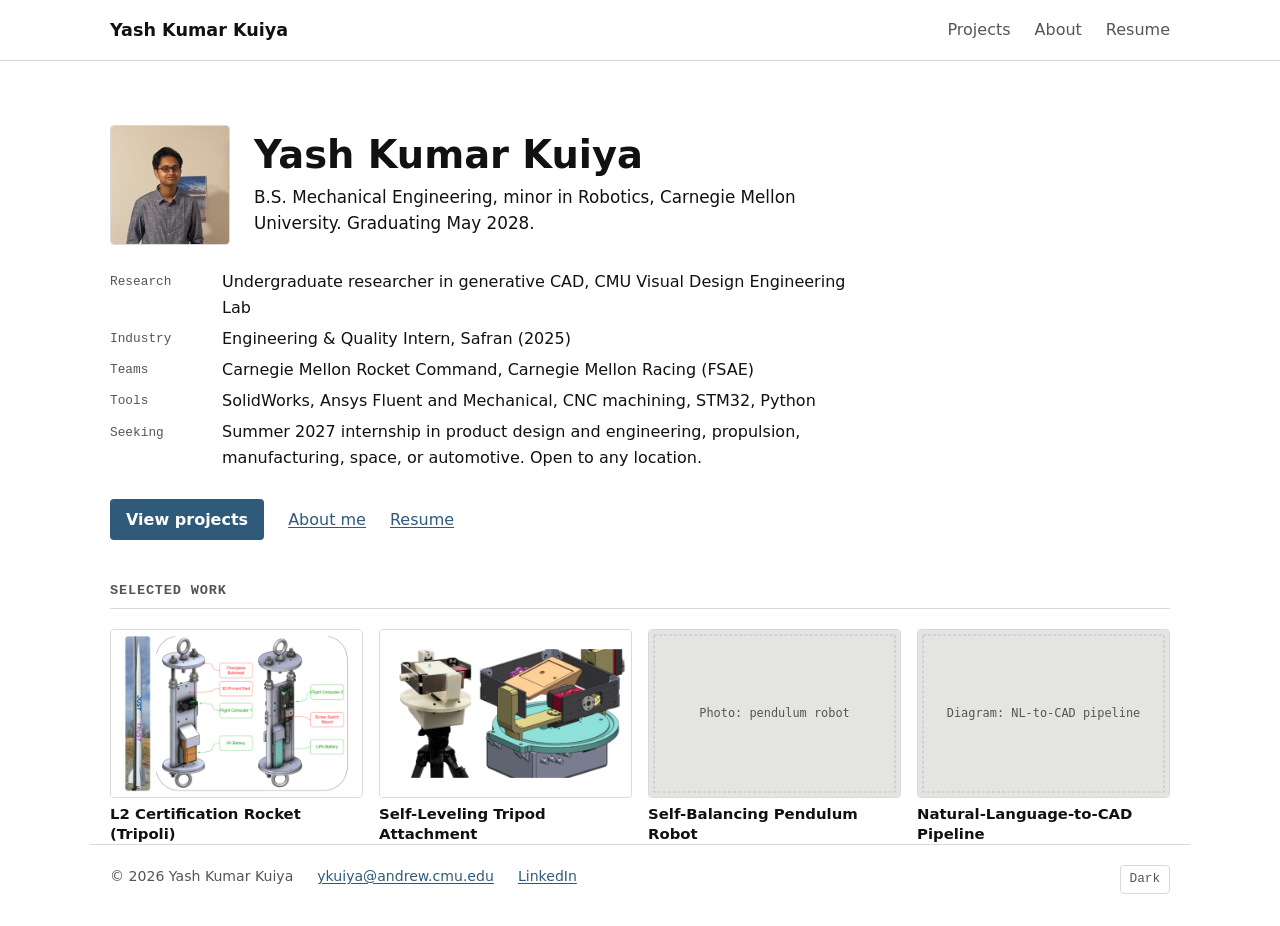
<file: index.html>
<!DOCTYPE html>
<html lang="en">
<head>
  <meta charset="utf-8">
  <meta name="viewport" content="width=device-width, initial-scale=1">
  <title>Yash Kumar Kuiya | Mechanical Engineering</title>
  <meta name="description" content="Yash Kumar Kuiya: mechanical engineering student at Carnegie Mellon. Embedded hardware, aero structures, manufacturing, and AI-driven CAD.">
  <script>
    // Old links like /#pendulum-robot now live on the Projects page.
    function toProjects() { if (location.hash.length > 1) location.replace("projects.html" + location.hash); }
    toProjects();
    window.addEventListener("hashchange", toProjects);
    try{var t=localStorage.getItem("theme");if(t)document.documentElement.dataset.theme=t;}catch(e){}
  </script>
  <link rel="stylesheet" href="style.css">
</head>
<body data-page="home">
  <a class="skip-link" href="#main">Skip to content</a>
  <header class="site-header">
    <nav class="nav" aria-label="Main">
      <a class="nav-name" href="index.html" aria-current="page">Yash Kumar Kuiya</a>
      <ul class="nav-tabs">
        <li><a href="projects.html">Projects</a></li>
        <li><a href="about.html">About</a></li>
        <li><a href="resume.html">Resume</a></li>
      </ul>
    </nav>
  </header>

  <main id="main" class="container home">
    <div class="home-head">
      <img class="home-photo" id="home-photo" alt="" width="600" height="600">
      <div>
        <h1 class="home-name" id="home-name">Yash Kumar Kuiya</h1>
        <p class="home-headline" id="home-headline"></p>
      </div>
    </div>

    <dl class="home-facts" id="home-facts"></dl>

    <ul class="home-links">
      <li><a class="button" href="projects.html">View projects</a></li>
      <li><a href="about.html">About me</a></li>
      <li><a href="resume.html">Resume</a></li>
    </ul>

    <section aria-labelledby="selected-h">
      <h2 id="selected-h" class="section-label">Selected work</h2>
      <ul class="strip" id="strip"></ul>
    </section>

    <div id="load-error" class="notice" hidden></div>
  </main>

  <footer class="site-footer container" id="footer"></footer>
  <script src="main.js"></script>
</body>
</html>
</file>
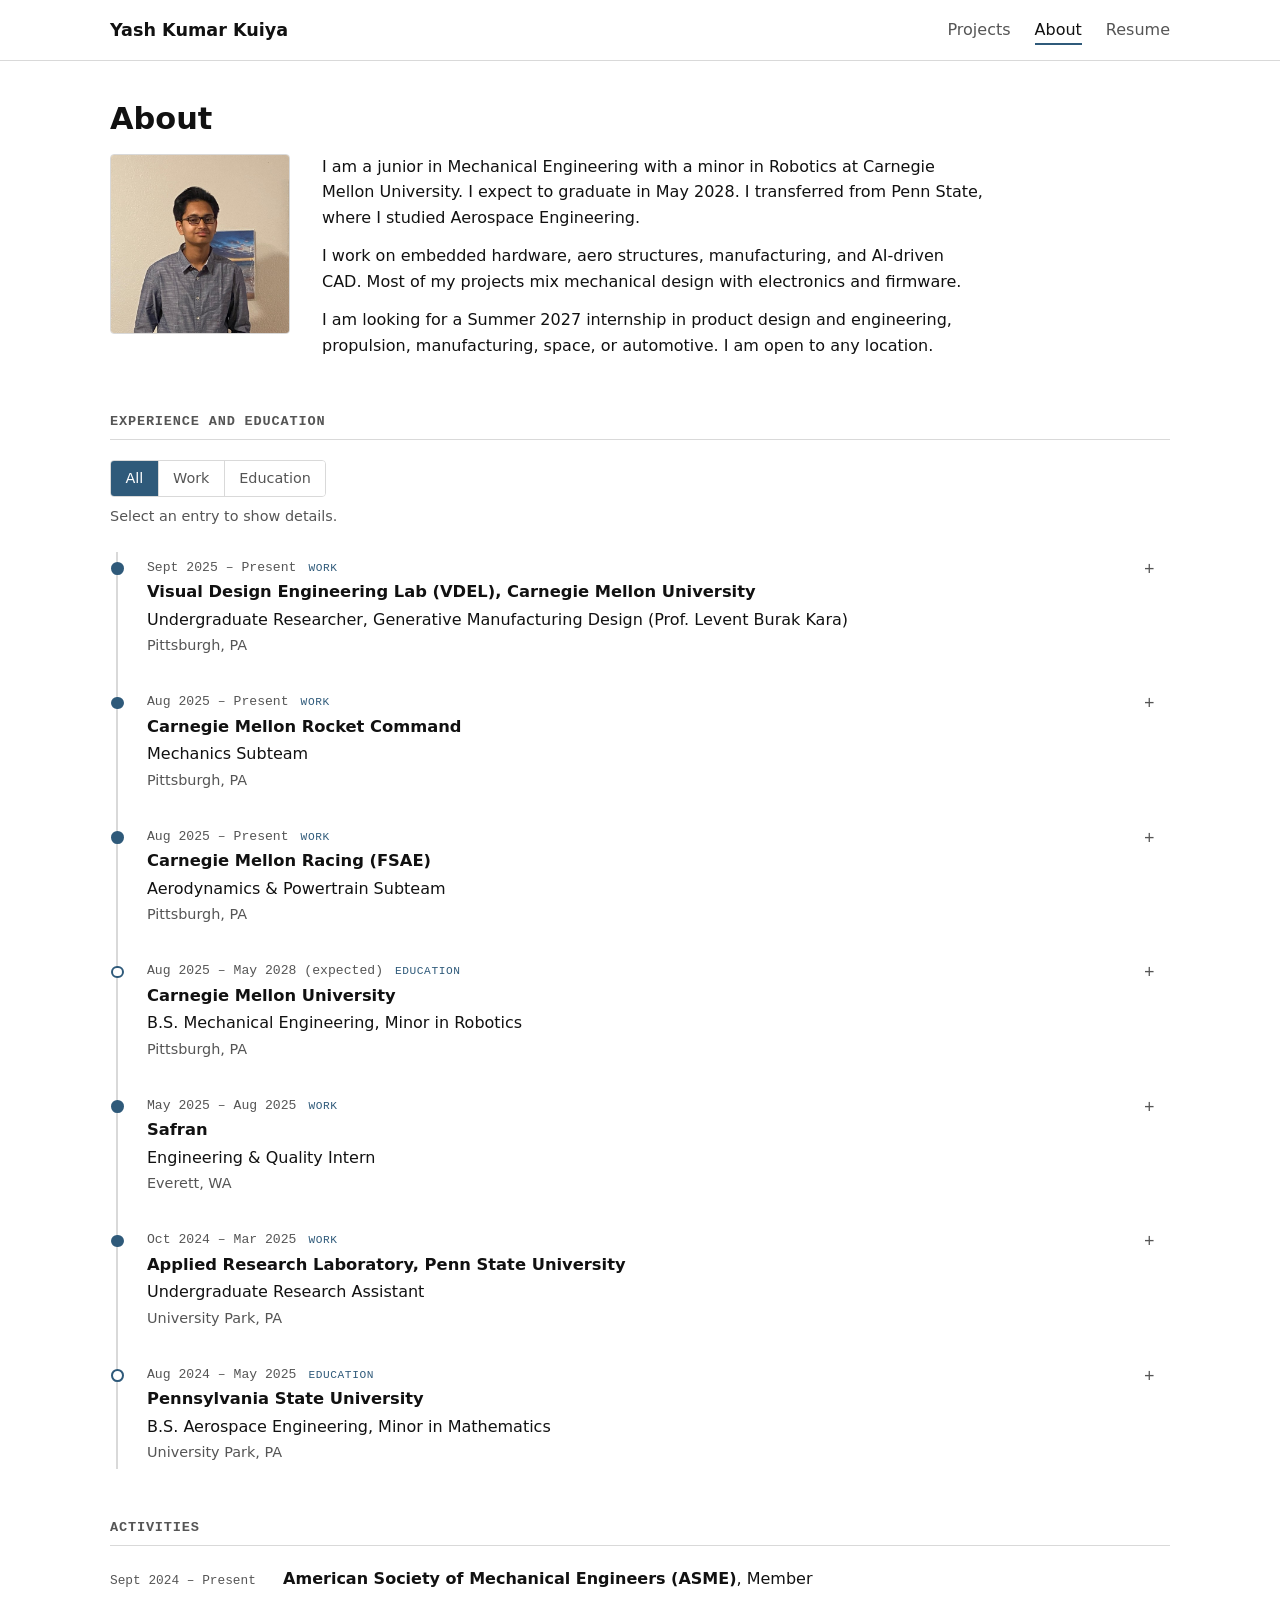
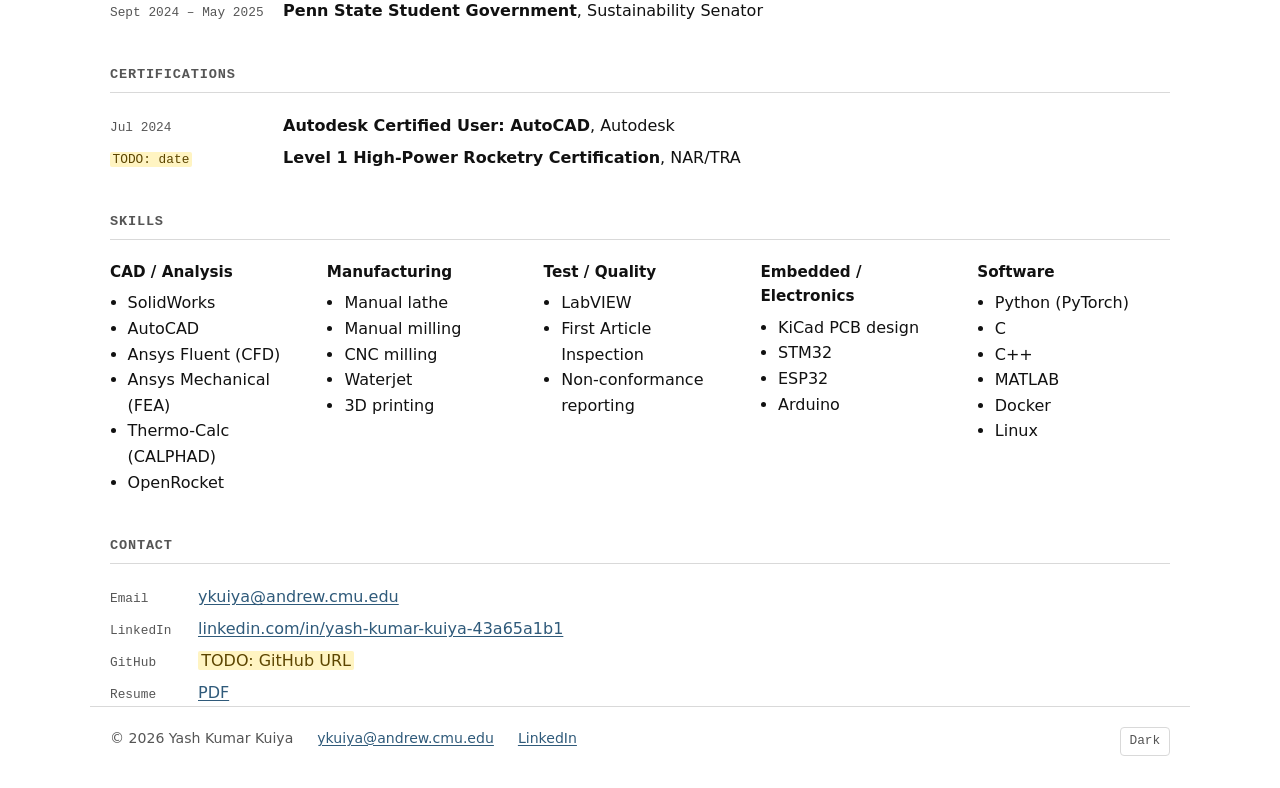
<file: about.html>
<!DOCTYPE html>
<html lang="en">
<head>
  <meta charset="utf-8">
  <meta name="viewport" content="width=device-width, initial-scale=1">
  <title>About | Yash Kumar Kuiya</title>
  <meta name="description" content="About Yash Kumar Kuiya: experience, education, and skills.">
  <script>try{var t=localStorage.getItem("theme");if(t)document.documentElement.dataset.theme=t;}catch(e){}</script>
  <link rel="stylesheet" href="style.css">
</head>
<body data-page="about">
  <a class="skip-link" href="#main">Skip to content</a>
  <header class="site-header">
    <nav class="nav" aria-label="Main">
      <a class="nav-name" href="index.html">Yash Kumar Kuiya</a>
      <ul class="nav-tabs">
        <li><a href="projects.html">Projects</a></li>
        <li><a href="about.html" aria-current="page">About</a></li>
        <li><a href="resume.html">Resume</a></li>
      </ul>
    </nav>
  </header>

  <main id="main" class="container">
    <h1 class="page-title">About</h1>

    <section class="bio" aria-label="Bio">
      <img id="bio-photo" class="bio-photo" alt="">
      <div id="bio-text"></div>
    </section>

    <section aria-labelledby="timeline-h">
      <h2 id="timeline-h" class="section-label">Experience and education</h2>
      <div class="filters" role="group" aria-label="Filter timeline">
        <button type="button" data-filter="all" aria-pressed="true">All</button>
        <button type="button" data-filter="work" aria-pressed="false">Work</button>
        <button type="button" data-filter="education" aria-pressed="false">Education</button>
      </div>
      <p class="hint">Select an entry to show details.</p>
      <ol class="timeline" id="timeline"></ol>
    </section>

    <section aria-labelledby="activities-h">
      <h2 id="activities-h" class="section-label">Activities</h2>
      <ul class="activities" id="activities"></ul>
    </section>

    <section aria-labelledby="certifications-h">
      <h2 id="certifications-h" class="section-label">Certifications</h2>
      <ul class="activities" id="certifications"></ul>
    </section>

    <section aria-labelledby="skills-h">
      <h2 id="skills-h" class="section-label">Skills</h2>
      <div class="skills" id="skills"></div>
    </section>

    <section aria-labelledby="contact-h">
      <h2 id="contact-h" class="section-label">Contact</h2>
      <ul class="contact" id="contact"></ul>
    </section>

    <div id="load-error" class="notice" hidden></div>
  </main>

  <footer class="site-footer container" id="footer"></footer>
  <script src="main.js"></script>
</body>
</html>
</file>
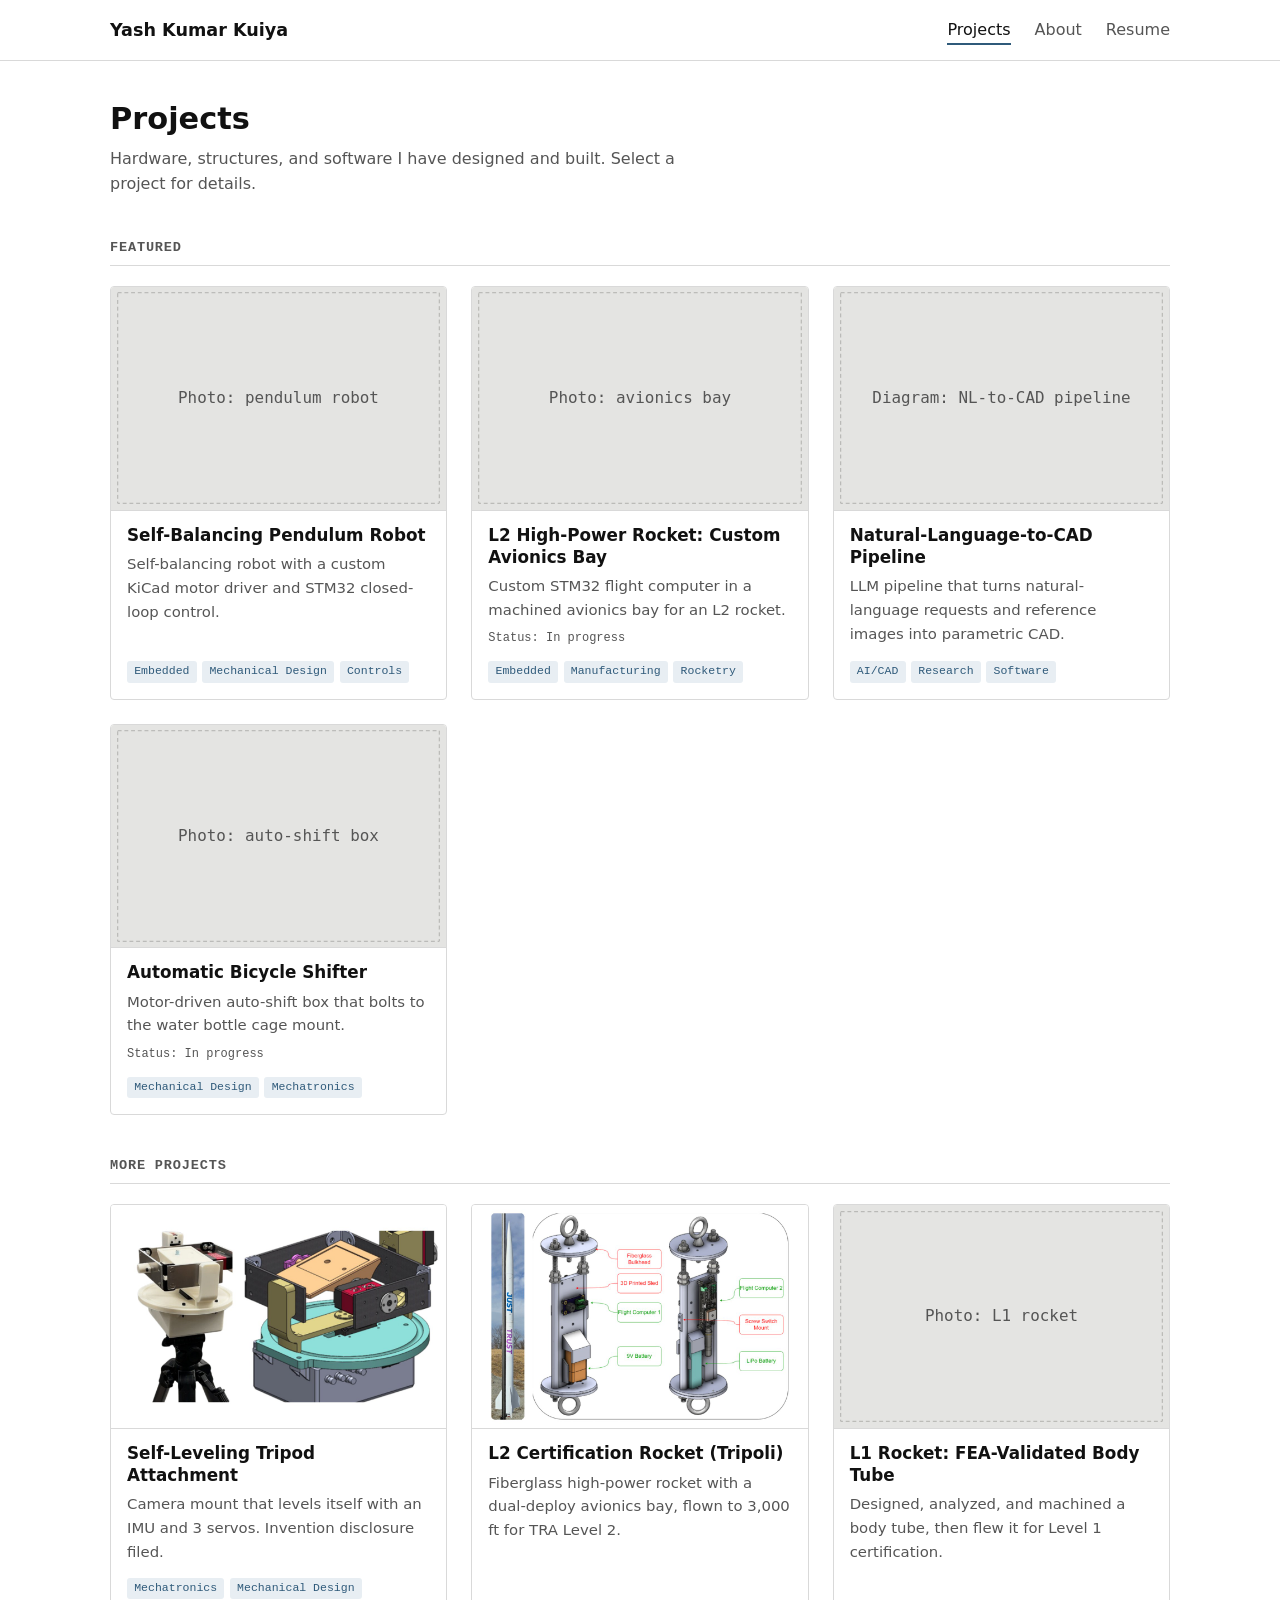
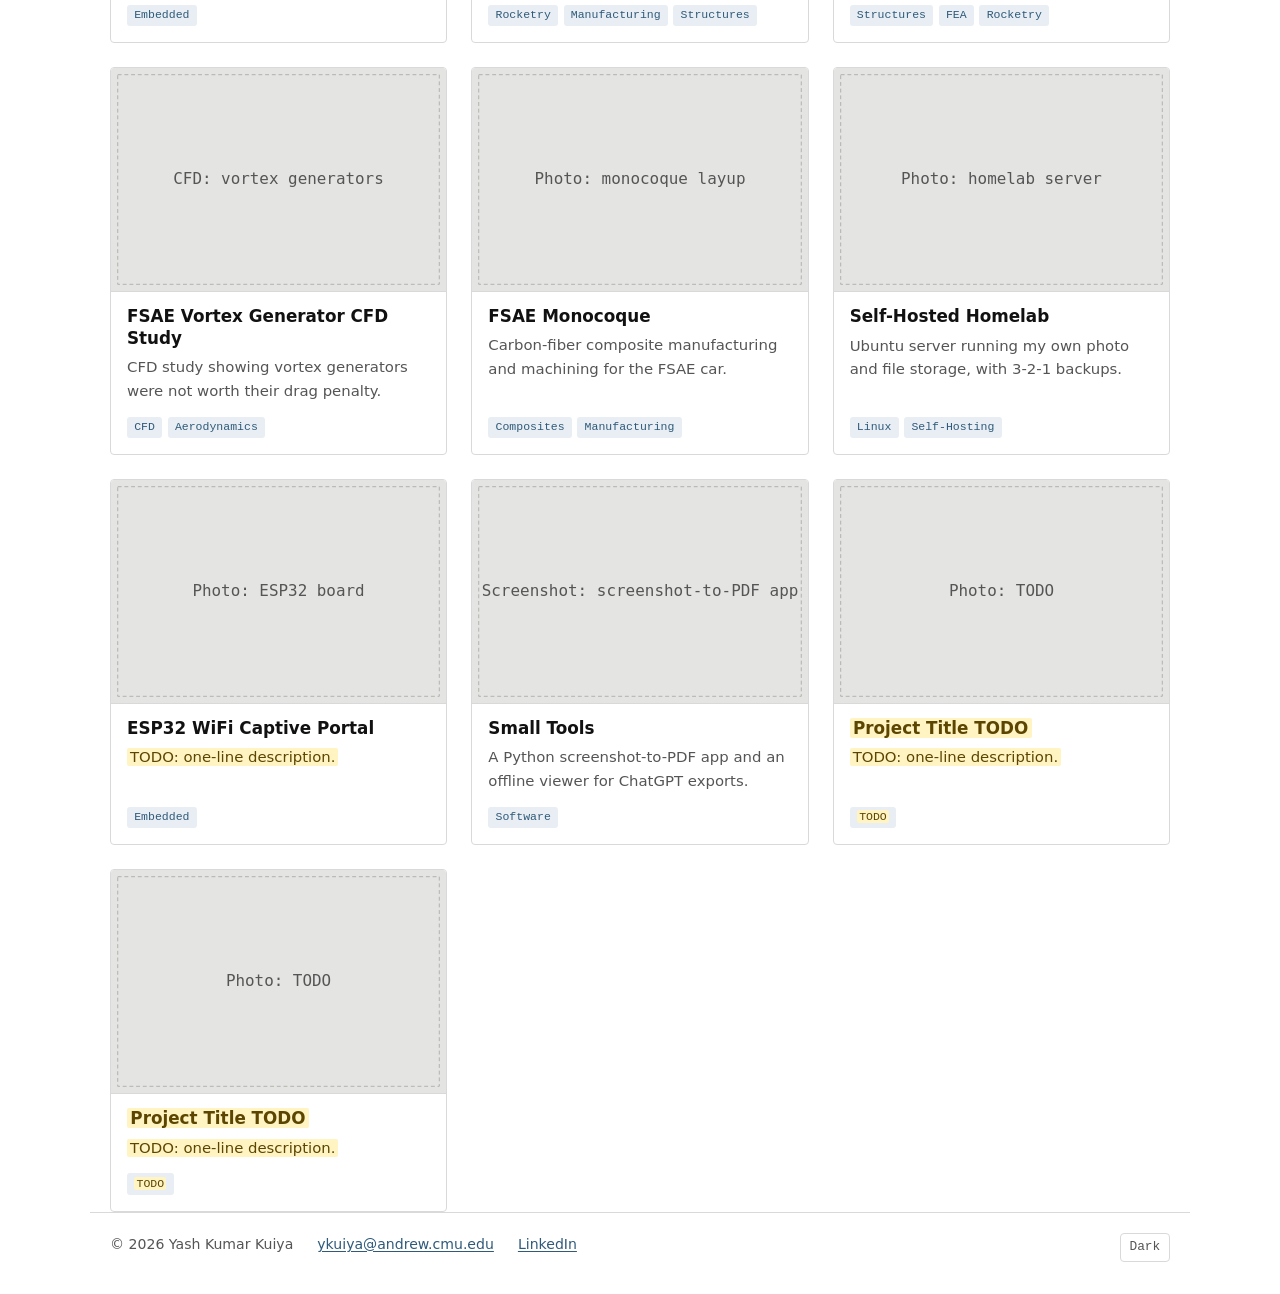
<file: projects.html>
<!DOCTYPE html>
<html lang="en">
<head>
  <meta charset="utf-8">
  <meta name="viewport" content="width=device-width, initial-scale=1">
  <title>Projects | Yash Kumar Kuiya</title>
  <meta name="description" content="Mechanical engineering projects by Yash Kumar Kuiya: embedded hardware, structures, manufacturing, and AI-driven CAD.">
  <script>try{var t=localStorage.getItem("theme");if(t)document.documentElement.dataset.theme=t;}catch(e){}</script>
  <link rel="stylesheet" href="style.css">
</head>
<body data-page="projects">
  <a class="skip-link" href="#main">Skip to content</a>
  <header class="site-header">
    <nav class="nav" aria-label="Main">
      <a class="nav-name" href="index.html">Yash Kumar Kuiya</a>
      <ul class="nav-tabs">
        <li><a href="projects.html" aria-current="page">Projects</a></li>
        <li><a href="about.html">About</a></li>
        <li><a href="resume.html">Resume</a></li>
      </ul>
    </nav>
  </header>

  <main id="main" class="container">
    <h1 class="page-title">Projects</h1>
    <p class="page-lede">Hardware, structures, and software I have designed and built. Select a project for details.</p>

    <section aria-labelledby="featured-h">
      <h2 id="featured-h" class="section-label">Featured</h2>
      <ul class="card-grid" id="featured-grid"></ul>
    </section>

    <section aria-labelledby="more-h">
      <h2 id="more-h" class="section-label">More projects</h2>
      <ul class="card-grid" id="more-grid"></ul>
    </section>

    <div id="load-error" class="notice" hidden></div>
  </main>

  <dialog id="project-modal" class="modal" aria-labelledby="modal-title">
    <div class="modal-inner">
      <button class="modal-close" type="button" aria-label="Close project">&times;</button>
      <div id="modal-body"></div>
    </div>
  </dialog>

  <dialog id="lightbox" class="lightbox" aria-label="Enlarged image">
    <button class="modal-close" type="button" aria-label="Close image">&times;</button>
    <figure>
      <img id="lightbox-img" alt="">
      <figcaption id="lightbox-cap"></figcaption>
    </figure>
  </dialog>

  <footer class="site-footer container" id="footer"></footer>
  <script src="main.js"></script>
</body>
</html>
</file>
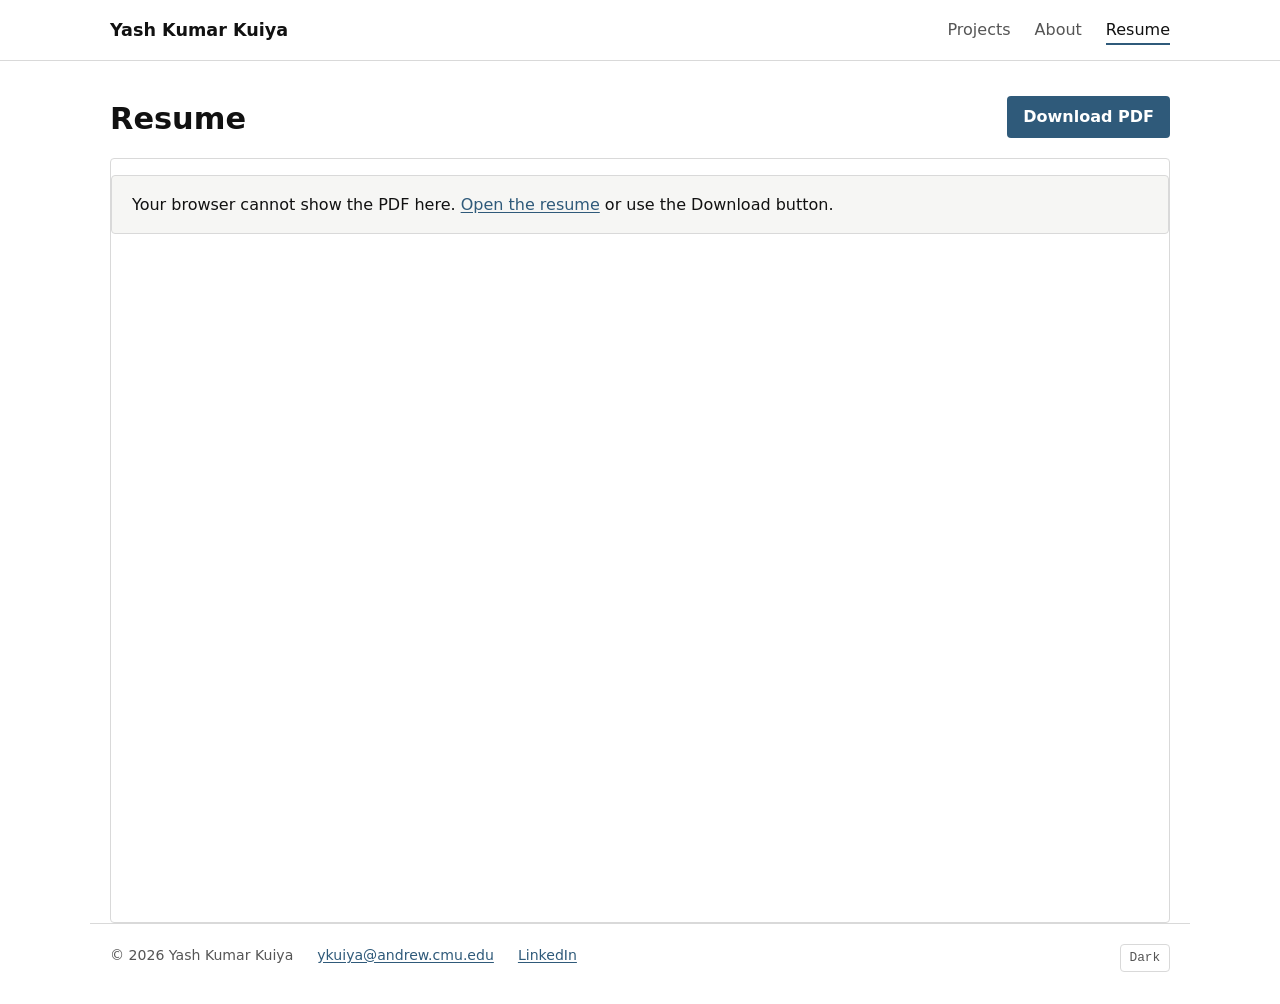
<file: resume.html>
<!DOCTYPE html>
<html lang="en">
<head>
  <meta charset="utf-8">
  <meta name="viewport" content="width=device-width, initial-scale=1">
  <title>Resume | Yash Kumar Kuiya</title>
  <meta name="description" content="Resume of Yash Kumar Kuiya.">
  <script>try{var t=localStorage.getItem("theme");if(t)document.documentElement.dataset.theme=t;}catch(e){}</script>
  <link rel="stylesheet" href="style.css">
</head>
<body data-page="resume">
  <a class="skip-link" href="#main">Skip to content</a>
  <header class="site-header">
    <nav class="nav" aria-label="Main">
      <a class="nav-name" href="index.html">Yash Kumar Kuiya</a>
      <ul class="nav-tabs">
        <li><a href="projects.html">Projects</a></li>
        <li><a href="about.html">About</a></li>
        <li><a href="resume.html" aria-current="page">Resume</a></li>
      </ul>
    </nav>
  </header>

  <main id="main" class="container">
    <div class="resume-head">
      <h1 class="page-title">Resume</h1>
      <a class="button" href="resume.pdf" download="Yash-Kumar-Kuiya-Resume.pdf">Download PDF</a>
    </div>

    <object class="pdf-frame" data="resume.pdf" type="application/pdf" aria-label="Resume PDF">
      <p class="notice">Your browser cannot show the PDF here. <a href="resume.pdf">Open the resume</a> or use the Download button.</p>
    </object>
  </main>

  <footer class="site-footer container" id="footer"></footer>
  <script src="main.js"></script>
</body>
</html>
</file>
<file: style.css>
/* ==========================================================
   Portfolio stylesheet
   Plain, notebook-like: white page, black text, one accent.
   ========================================================== */

:root {
  --bg: #ffffff;
  --text: #111111;
  --muted: #555555;
  --rule: #d9d9d9;
  --surface: #f6f6f4;
  --accent: #2f5a7a;        /* muted steel blue, 7:1 on white */
  --accent-soft: #e8eef3;
  --todo-bg: #fff4c2;
  --todo-text: #5c4500;
  --focus: #2f5a7a;
  --backdrop: rgba(0, 0, 0, 0.55);

  --font: system-ui, -apple-system, "Segoe UI", Roboto, Helvetica, Arial, sans-serif;
  --mono: ui-monospace, SFMono-Regular, Consolas, "Liberation Mono", Menlo, monospace;
  --max: 1100px;
  --radius: 4px;
}

html[data-theme="dark"] {
  --bg: #141516;
  --text: #ececec;
  --muted: #a6a6a6;
  --rule: #34363a;
  --surface: #1d1f21;
  --accent: #8fb3d1;
  --accent-soft: #23303b;
  --todo-bg: #4a3d00;
  --todo-text: #ffe680;
  --focus: #8fb3d1;
  --backdrop: rgba(0, 0, 0, 0.75);
}

*, *::before, *::after { box-sizing: border-box; }

html { -webkit-text-size-adjust: 100%; }

body {
  margin: 0;
  background: var(--bg);
  color: var(--text);
  font-family: var(--font);
  font-size: 1rem;
  line-height: 1.6;
}

body.modal-open { overflow: hidden; }

img { max-width: 100%; height: auto; display: block; }

a { color: var(--accent); text-underline-offset: 0.15em; }
a:hover { text-decoration-thickness: 2px; }

:focus-visible {
  outline: 2px solid var(--focus);
  outline-offset: 2px;
}

.container {
  max-width: var(--max);
  margin: 0 auto;
  padding: 0 1.25rem;
}

.skip-link {
  position: absolute;
  left: -9999px;
  top: 0;
  background: var(--bg);
  padding: 0.5rem 1rem;
  z-index: 100;
}
.skip-link:focus { left: 0.5rem; top: 0.5rem; }

/* ---------- Header / nav ---------- */

.site-header {
  border-bottom: 1px solid var(--rule);
}

.nav {
  max-width: var(--max);
  margin: 0 auto;
  padding: 1rem 1.25rem;
  display: flex;
  align-items: center;
  gap: 1rem;
  flex-wrap: wrap;
}

.nav-name {
  font-weight: 700;
  font-size: 1.1rem;
  color: var(--text);
  text-decoration: none;
  margin-right: auto;
}

.nav-tabs {
  list-style: none;
  display: flex;
  gap: 1.5rem;
  margin: 0;
  padding: 0;
}

.nav-tabs a {
  color: var(--muted);
  text-decoration: none;
  padding: 0.25rem 0;
  border-bottom: 2px solid transparent;
}
.nav-tabs a:hover { color: var(--text); }
.nav-tabs a[aria-current="page"] {
  color: var(--text);
  border-bottom-color: var(--accent);
}

.theme-toggle {
  font: inherit;
  font-family: var(--mono);
  font-size: 0.8rem;
  background: none;
  color: var(--muted);
  border: 1px solid var(--rule);
  border-radius: var(--radius);
  padding: 0.2rem 0.55rem;
  cursor: pointer;
}
.theme-toggle:hover { color: var(--text); border-color: var(--muted); }

/* ---------- Page text ---------- */

main { padding-bottom: 3rem; }

.page-title {
  font-size: 1.9rem;
  line-height: 1.2;
  margin: 2.5rem 0 0.5rem;
}

.page-lede {
  color: var(--muted);
  margin: 0 0 2rem;
  max-width: 60ch;
}

.section-label {
  font-family: var(--mono);
  font-size: 0.85rem;
  font-weight: 600;
  text-transform: uppercase;
  letter-spacing: 0.06em;
  color: var(--muted);
  border-bottom: 1px solid var(--rule);
  padding-bottom: 0.4rem;
  margin: 2.5rem 0 1.25rem;
}

.hint { color: var(--muted); font-size: 0.9rem; margin: 0.5rem 0 1rem; }

.todo {
  background: var(--todo-bg);
  color: var(--todo-text);
  padding: 0 0.2em;
  border-radius: 2px;
}

.notice {
  border: 1px solid var(--rule);
  background: var(--surface);
  padding: 1rem 1.25rem;
  border-radius: var(--radius);
}
.notice code { font-family: var(--mono); }

/* ---------- Home ---------- */

.home > *:not(section) { max-width: 760px; }

.home-head { display: flex; align-items: center; gap: 1.5rem; margin: 4rem 0 1.5rem; }
.home-photo {
  width: 120px; height: 120px; flex: none;
  object-fit: cover; border-radius: var(--radius);
  border: 1px solid var(--rule); background: var(--surface);
}
.home-name { font-size: 2.4rem; line-height: 1.15; margin: 0 0 0.4rem; }
.home-headline { font-size: 1.05rem; margin: 0; }

.home-facts { margin: 0 0 1.75rem; display: grid; gap: 0.35rem; }
.home-facts div { display: grid; grid-template-columns: 6rem 1fr; gap: 1rem; }
.home-facts dt { font-family: var(--mono); font-size: 0.8rem; color: var(--muted); padding-top: 0.2rem; }
.home-facts dd { margin: 0; }

.home-links { list-style: none; padding: 0; margin: 0; display: flex; flex-wrap: wrap; align-items: center; gap: 0.75rem 1.5rem; }

.strip { list-style: none; padding: 0; margin: 0; display: grid; grid-template-columns: repeat(4, 1fr); gap: 1rem; }
.strip a { display: block; color: var(--text); text-decoration: none; }
.strip img {
  width: 100%; aspect-ratio: 3 / 2; object-fit: cover;
  border: 1px solid var(--rule); border-radius: var(--radius); background: var(--surface);
}
.strip span { display: block; margin-top: 0.45rem; font-size: 0.93rem; font-weight: 600; line-height: 1.3; }
.strip a:hover img { border-color: var(--accent); }
.strip a:hover span { text-decoration: underline; text-underline-offset: 0.15em; }

/* ---------- Project cards ---------- */

.card-grid {
  list-style: none;
  margin: 0;
  padding: 0;
  display: grid;
  grid-template-columns: repeat(3, 1fr);
  gap: 1.5rem;
}

.card {
  display: flex;
  flex-direction: column;
  height: 100%;
  color: inherit;
  text-decoration: none;
  border: 1px solid var(--rule);
  border-radius: var(--radius);
  background: var(--bg);
  overflow: hidden;
  transition: border-color 0.15s;
}
.card:hover { border-color: var(--accent); }
.card:hover .card-title { text-decoration: underline; text-underline-offset: 0.15em; }

.card img {
  width: 100%;
  aspect-ratio: 3 / 2;
  object-fit: cover;
  background: var(--surface);
  border-bottom: 1px solid var(--rule);
}

.card-body {
  padding: 0.9rem 1rem 1rem;
  display: flex;
  flex-direction: column;
  gap: 0.4rem;
  flex: 1;
}

.card-title { font-size: 1.05rem; line-height: 1.3; margin: 0; }
.card-summary { margin: 0; color: var(--muted); font-size: 0.93rem; }
.card-status {
  font-family: var(--mono);
  font-size: 0.75rem;
  color: var(--muted);
}

.tags {
  list-style: none;
  margin: auto 0 0;
  padding: 0.4rem 0 0;
  display: flex;
  flex-wrap: wrap;
  gap: 0.35rem;
}
.tags li {
  font-family: var(--mono);
  font-size: 0.72rem;
  color: var(--accent);
  background: var(--accent-soft);
  border-radius: 3px;
  padding: 0.1rem 0.45rem;
}

/* ---------- Modal ---------- */

dialog { color: var(--text); }

.modal {
  width: min(820px, calc(100% - 2rem));
  max-height: calc(100% - 2rem);
  padding: 0;
  border: 1px solid var(--rule);
  border-radius: var(--radius);
  background: var(--bg);
}
.modal::backdrop, .lightbox::backdrop { background: var(--backdrop); }

.modal-inner { padding: 1.75rem 2rem 2rem; position: relative; }

.modal-close {
  position: absolute;
  top: 0.6rem;
  right: 0.6rem;
  width: 2.5rem;
  height: 2.5rem;
  font-size: 1.6rem;
  line-height: 1;
  background: none;
  color: var(--text);
  border: 1px solid transparent;
  border-radius: var(--radius);
  cursor: pointer;
}
.modal-close:hover { border-color: var(--rule); }

.modal h2 { font-size: 1.5rem; line-height: 1.25; margin: 0 2.5rem 0.75rem 0; }
.modal h3 {
  font-family: var(--mono);
  font-size: 0.8rem;
  text-transform: uppercase;
  letter-spacing: 0.06em;
  color: var(--muted);
  margin: 1.6rem 0 0.5rem;
}
.modal p, .modal ul { margin: 0; }
.modal ul { padding-left: 1.2rem; }
.modal li + li { margin-top: 0.25rem; }

.meta {
  display: grid;
  grid-template-columns: max-content 1fr;
  gap: 0.2rem 1rem;
  margin: 0;
  font-size: 0.93rem;
}
.meta dt { font-family: var(--mono); font-size: 0.8rem; color: var(--muted); padding-top: 0.15rem; }
.meta dd { margin: 0; }

.gallery {
  display: grid;
  grid-template-columns: repeat(auto-fill, minmax(150px, 1fr));
  gap: 0.75rem;
}
.gallery button {
  padding: 0;
  border: 1px solid var(--rule);
  border-radius: var(--radius);
  background: var(--surface);
  cursor: zoom-in;
  overflow: hidden;
}
.gallery button:hover { border-color: var(--accent); }
.gallery img { width: 100%; aspect-ratio: 3 / 2; object-fit: contain; background: #fff; }

.links { list-style: none; padding: 0 !important; display: flex; flex-wrap: wrap; gap: 0.5rem 1.25rem; }

/* ---------- Lightbox ---------- */

.lightbox {
  padding: 0;
  border: 0;
  background: transparent;
  max-width: calc(100% - 2rem);
  max-height: calc(100% - 2rem);
  overflow: visible;
}
.lightbox figure { margin: 0; }
.lightbox img {
  width: min(1100px, calc(100vw - 2rem));
  max-width: none;
  height: auto;
  max-height: calc(100vh - 6rem);
  object-fit: contain;
  border-radius: var(--radius);
}
.lightbox figcaption { color: #fff; font-size: 0.9rem; margin-top: 0.5rem; text-align: center; }
.lightbox .modal-close {
  top: -0.25rem;
  right: -0.25rem;
  background: var(--bg);
  border-color: var(--rule);
  z-index: 1;
}

/* ---------- About: bio ---------- */

.bio {
  display: grid;
  grid-template-columns: 180px 1fr;
  gap: 2rem;
  align-items: start;
  margin-top: 1rem;
}
.bio-photo {
  width: 180px;
  aspect-ratio: 1;
  object-fit: cover;
  border: 1px solid var(--rule);
  border-radius: var(--radius);
  background: var(--surface);
}
.bio p { margin: 0 0 0.8rem; max-width: 65ch; }

/* ---------- About: timeline ---------- */

.filters { display: inline-flex; border: 1px solid var(--rule); border-radius: var(--radius); overflow: hidden; }
.filters button {
  font: inherit;
  font-size: 0.9rem;
  background: var(--bg);
  color: var(--muted);
  border: 0;
  border-right: 1px solid var(--rule);
  padding: 0.35rem 0.9rem;
  cursor: pointer;
}
.filters button:last-child { border-right: 0; }
.filters button:hover { color: var(--text); }
.filters button[aria-pressed="true"] { background: var(--accent); color: var(--bg); }

.timeline {
  list-style: none;
  margin: 0;
  padding: 0 0 0 1.5rem;
  position: relative;
}
.timeline::before {
  content: "";
  position: absolute;
  left: 0.4rem;
  top: 0.5rem;
  bottom: 0.5rem;
  width: 2px;
  background: var(--rule);
}

.tl-item { position: relative; margin-bottom: 0.5rem; }
.tl-item[hidden] { display: none; }

.tl-item::before {
  content: "";
  position: absolute;
  left: -1.5rem;
  top: 1.15rem;
  width: 0.8rem;
  height: 0.8rem;
  margin-left: 0.05rem;
  border-radius: 50%;
  border: 2px solid var(--accent);
  background: var(--accent);
}
.tl-item[data-type="education"]::before { background: var(--bg); }

.tl-head {
  width: 100%;
  text-align: left;
  font: inherit;
  color: inherit;
  background: none;
  border: 1px solid transparent;
  border-radius: var(--radius);
  padding: 0.75rem 2.5rem 0.75rem 0.75rem;
  cursor: pointer;
  position: relative;
  display: grid;
  gap: 0.1rem;
}
.tl-head:hover { border-color: var(--rule); background: var(--surface); }
.tl-head::after {
  content: "+";
  position: absolute;
  right: 0.9rem;
  top: 0.7rem;
  font-family: var(--mono);
  font-size: 1.1rem;
  color: var(--muted);
}
.tl-head[aria-expanded="true"]::after { content: "\2212"; }

.tl-top { display: flex; flex-wrap: wrap; gap: 0.25rem 0.75rem; align-items: baseline; }
.tl-dates { font-family: var(--mono); font-size: 0.82rem; color: var(--muted); }
.tl-type {
  font-family: var(--mono);
  font-size: 0.7rem;
  text-transform: uppercase;
  letter-spacing: 0.05em;
  color: var(--accent);
}
.tl-org { font-weight: 650; font-size: 1.02rem; }
.tl-role { }
.tl-loc { color: var(--muted); font-size: 0.9rem; }

.tl-body { padding: 0 0.75rem 0.75rem; }
.tl-body ul { margin: 0.25rem 0 0; padding-left: 1.2rem; }
.tl-body li + li { margin-top: 0.25rem; }

/* ---------- About: skills, contact ---------- */

.skills {
  display: grid;
  grid-template-columns: repeat(5, 1fr);
  gap: 1.5rem;
}
.skills h3 { font-size: 0.95rem; margin: 0 0 0.4rem; }
.skills ul { margin: 0; padding-left: 1.1rem; }

/* Activities */
.activities { list-style: none; padding: 0; margin: 0; display: grid; gap: 0.4rem; }
.act-dates { font-family: var(--mono); font-size: 0.8rem; color: var(--muted); display: inline-block; min-width: 10.5rem; }

.contact { list-style: none; padding: 0; margin: 0; display: grid; gap: 0.4rem; }
.contact li > span:first-child { font-family: var(--mono); font-size: 0.8rem; color: var(--muted); display: inline-block; width: 5.5rem; }

/* ---------- Resume ---------- */

.resume-head {
  display: flex;
  align-items: flex-end;
  justify-content: space-between;
  gap: 1rem;
  flex-wrap: wrap;
  margin-bottom: 1.25rem;
}
.resume-head .page-title { margin-bottom: 0; }

.button {
  display: inline-block;
  background: var(--accent);
  color: var(--bg);
  text-decoration: none;
  padding: 0.5rem 1rem;
  border-radius: var(--radius);
  font-weight: 600;
}
.button:hover { filter: brightness(1.1); }

.pdf-frame {
  display: block;
  width: 100%;
  height: 85vh;
  min-height: 500px;
  border: 1px solid var(--rule);
  border-radius: var(--radius);
}

/* ---------- Footer ---------- */

.site-footer {
  border-top: 1px solid var(--rule);
  padding-top: 1.25rem;
  padding-bottom: 2rem;
  color: var(--muted);
  font-size: 0.88rem;
  display: flex;
  flex-wrap: wrap;
  gap: 0.5rem 1.5rem;
}

.site-footer .theme-toggle { margin-left: auto; }

/* ---------- Responsive ---------- */

@media (max-width: 900px) {
  .strip { grid-template-columns: repeat(2, 1fr); }
  .skills { grid-template-columns: repeat(3, 1fr); }
  .card-grid { grid-template-columns: repeat(2, 1fr); }
}

@media (max-width: 600px) {
  .card-grid { grid-template-columns: 1fr; }
  .nav { gap: 0.5rem 1rem; }
  .nav-tabs { gap: 1rem; }
  .page-title { font-size: 1.6rem; margin-top: 1.75rem; }
  .home-head { gap: 1rem; margin-top: 2rem; }
  .home-photo { width: 84px; height: 84px; }
  .home-name { font-size: 1.7rem; }
  .home-facts div { grid-template-columns: 1fr; gap: 0; }
  .strip { grid-template-columns: repeat(2, 1fr); }
  .modal { width: 100%; max-width: 100%; max-height: 100%; height: 100%; border-radius: 0; margin: 0; }
  .modal-inner { padding: 1.25rem 1.1rem 2rem; }
  .bio { grid-template-columns: 1fr; gap: 1rem; }
  .bio-photo { width: 140px; }
  .skills { grid-template-columns: 1fr 1fr; }
  .meta { grid-template-columns: 1fr; gap: 0; }
  .meta dd { margin-bottom: 0.4rem; }
}

@media (prefers-reduced-motion: reduce) {
  * { transition: none !important; }
}
</file>
